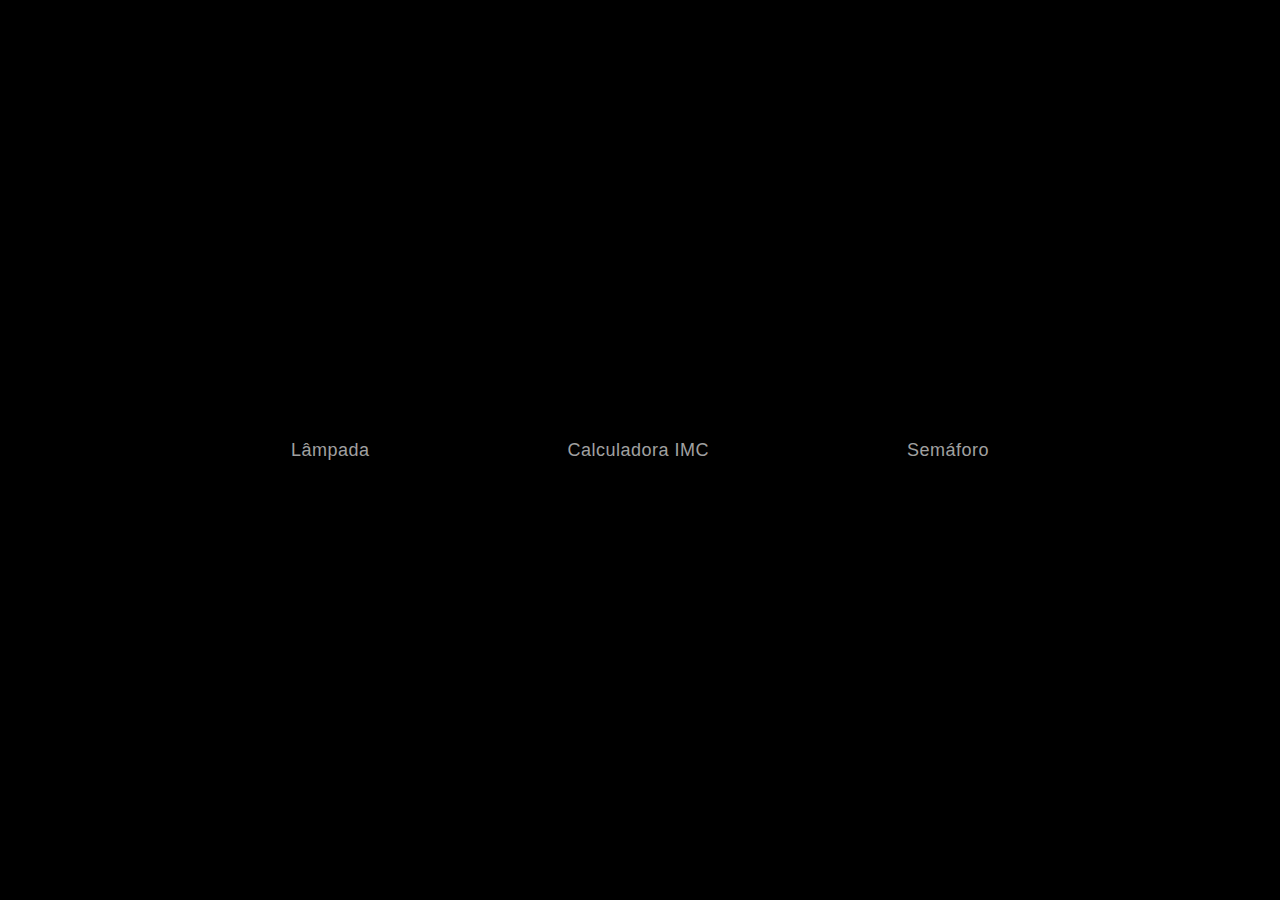
<file: index.html>
<!DOCTYPE html>
<html lang="en">
<head>
    <meta charset="UTF-8">
    <meta http-equiv="X-UA-Compatible" content="IE=edge">
    <meta name="viewport" content="width=device-width, initial-scale=1.0">
    <link rel="stylesheet" href="style.css">
    <link rel="stylesheet" href="./assets/css/global.css">
    <title>Document</title>
</head>
<body>
    <nav>
        <a href="lamp\index.html">Lâmpada</a>
        <a href="IMC\imc.html">Calculadora IMC</a>
        <a href="semaphore\semaphore.html">Semáforo</a>
    </nav>
</body>
</html>
</file>
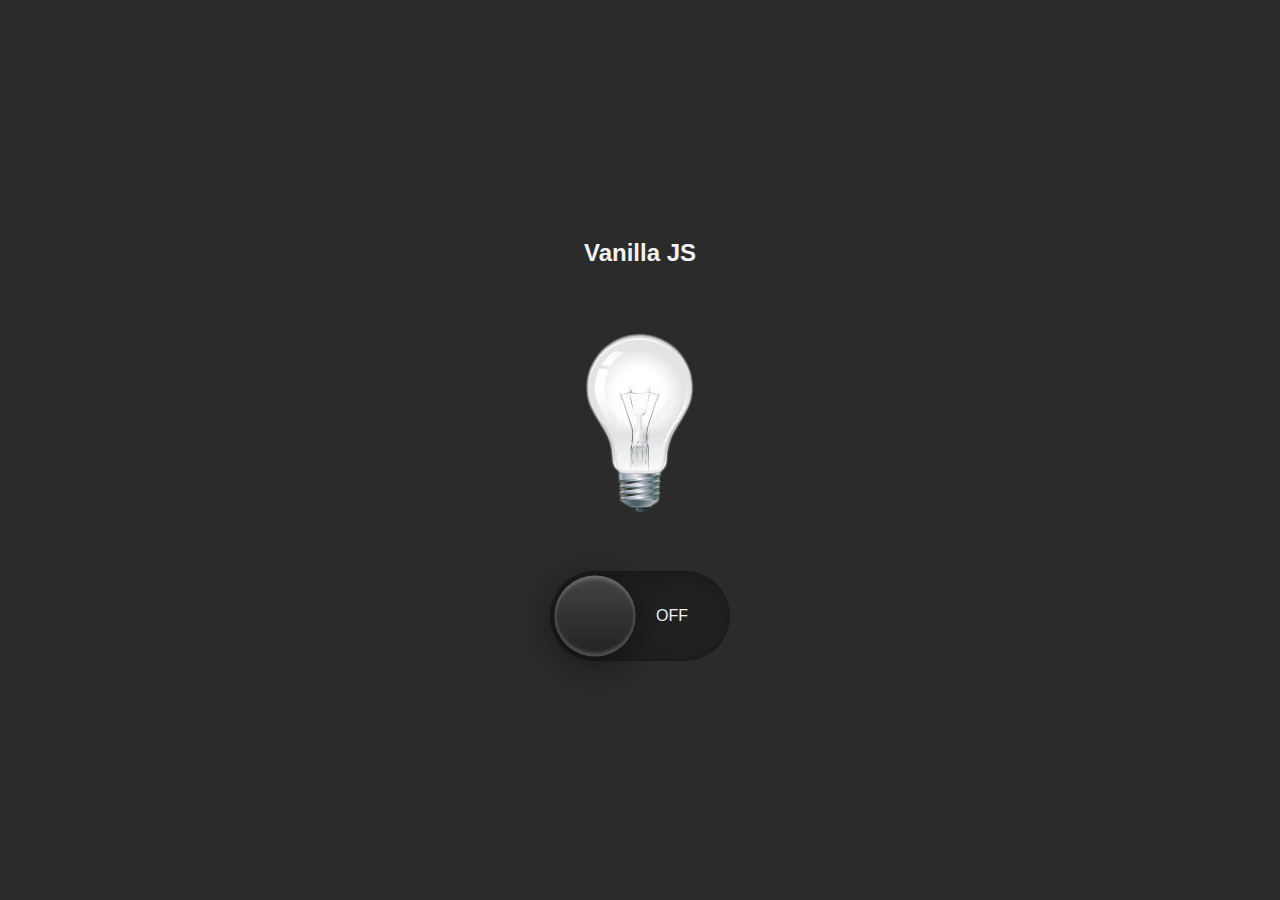
<file: lamp/index.html>
<!DOCTYPE html>
<html lang="en">
<head>
    <meta charset="UTF-8">
    <meta http-equiv="X-UA-Compatible" content="IE=edge">
    <meta name="viewport" content="width=device-width, initial-scale=1.0">

    <link rel="stylesheet" href="/assets/css/global.css"/>
    <link rel="stylesheet" href="style.css"/>

    <title>Lamp</title>
</head>
<body>
        
    
    <div class="container">

        <div class="title">
            <h1>Vanilla JS</h1>
        </div>

        <div class="content">
            <img src="./assets/images/lamp/off_bg.png" alt="Lamp" id="lamp">
        </div>
        <div class="button" id="toggle">
                <i class="indicator"></i>
                <div id="text" class="text">
                    OFF
                </div>
        </div>

    </div>
    <script src="lamp.js"></script>
</body>
</html>
</file>
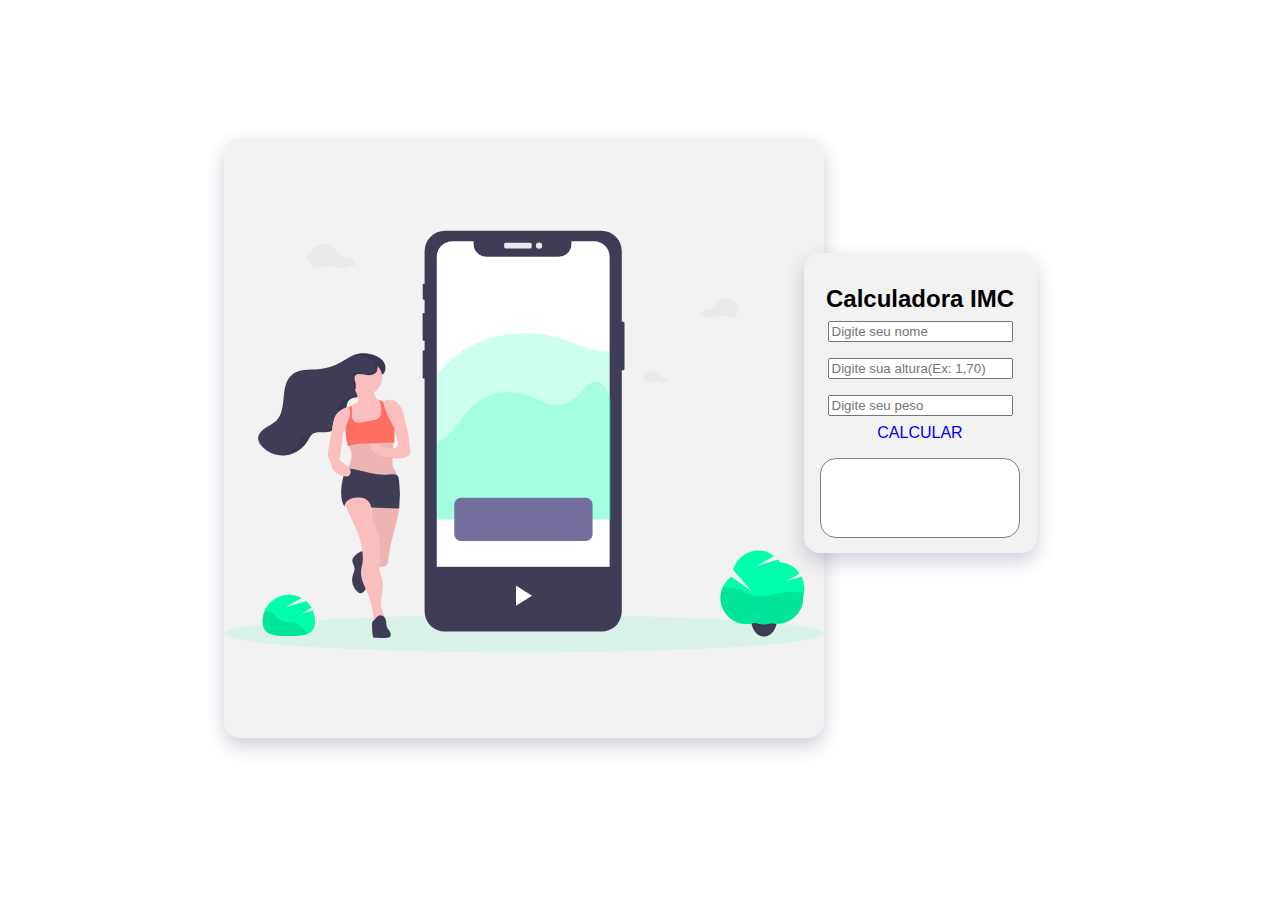
<file: IMC/imc.html>
<!DOCTYPE html>
<html lang="en">
  <head>
    <meta charset="UTF-8" />
    <meta http-equiv="X-UA-Compatible" content="IE=edge" />
    <meta name="viewport" content="width=device-width, initial-scale=1.0" />

    <!-- == CSS == -->

    <link rel="stylesheet" href="/assets/css/global.css"/>
    <link rel="stylesheet" href="style.css"/>

    <!-- == BOX ICONS == -->

    <link
      href="https://unpkg.com/boxicons@2.1.1/css/boxicons.min.css"
      rel="stylesheet"
    />

    <title>Calculadora IMC</title>
  </head>
  <body>
    <div class="imc">
      <div class="imc__content">
        <div class="imc__img">
          <img src="/assets/images/imcfundo.svg" alt="Calculadora" />
        </div>

        <div class="imc__forms">
          <div class="imc__inputs">
            <h1>Calculadora IMC</h1>

            <div class="imc__box">
              <input type="text" id="name" placeholder="Digite seu nome" />
            </div>

            <div class="imc__box">
              <input
                type="number"
                id="height"
                placeholder="Digite sua altura(Ex: 1,70)"
              />
            </div>

            <div class="imc__box">
              <input type="number" id="weight" placeholder="Digite seu peso" />
            </div>

            <a href="#" class="imc__button" id="calc">CALCULAR</a>

            <div id="result" class="imc__result">
            </div>
          </div>
        </div>
      </div>
    </div>
    <script src="/IMC/imc.js"></script>
  </body>
</html>
</file>
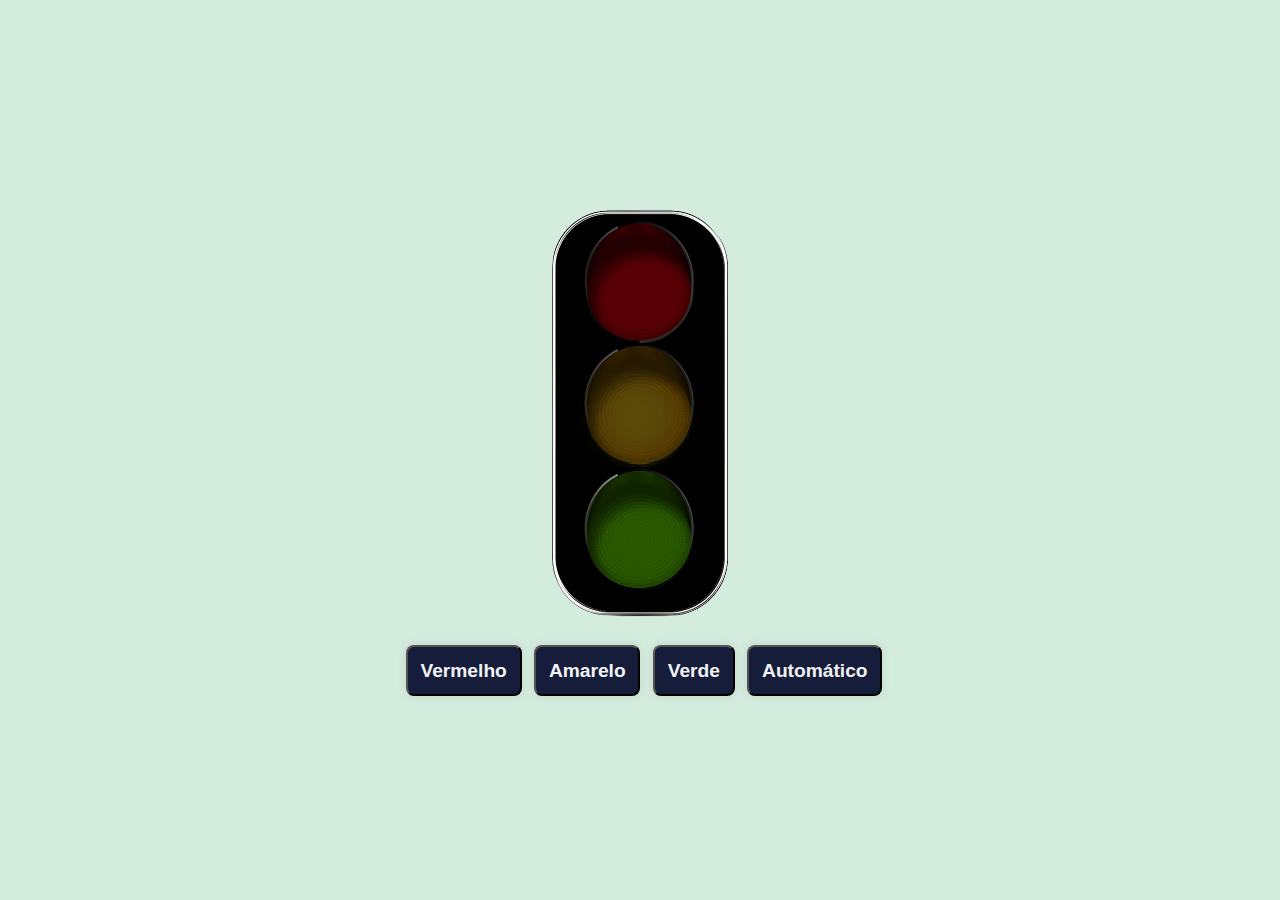
<file: semaphore/semaphore.html>
<!DOCTYPE html>
<html lang="en">
<head>
    <meta charset="UTF-8">
    <meta http-equiv="X-UA-Compatible" content="IE=edge">
    <meta name="viewport" content="width=device-width, initial-scale=1.0">
    <link rel="stylesheet" href="/assets/css/global.css"/>
    <link rel="stylesheet" href="style.css"/>

    <title>Semaphore</title>
</head>
<body>
    
    <div class="container">

        <div>
            <img src="./assets/desligado.png" alt="Turn off semaphore" id="img">
        </div>

        <div id="buttons">
            <button id="red" class="button">Vermelho</button>
            <button id="yellow" class="button">Amarelo</button>
            <button id="green" class="button">Verde</button>
            <button id="automatic" class="button">Automático</button>
        </div>

    </div>


    

    <script src="main.js"></script>
</body>
</html>
</file>
<file: style.css>
body {
    background: black;
}

nav {
    height: 100vh;
    width: 70vw;
    display: flex;
    min-width: 600px;
    align-items: center;
    justify-content: space-around;
    margin: auto;
}

a {
    position: relative;
    text-decoration: none;
    font-family: 'Poppins', sans-serif;
    font-size: 18px;
    color: #a0a0a0;    
    letter-spacing: 0.5px;
    padding: 0 10px;
}

a:after {
    content: "";
    position: absolute;
    background-color: #ff3c78;
    height: 3px;
    width: 0%;
    left: 0;
    bottom: -10px;
}
a:hover {
    color: white;
}

a:hover:after {
    width: 100%;
    transition: 0.35s;
}

@media (max-width: 768px) {
    nav {
        display: flex;
        flex-direction: column;
    }
}
</file>
<file: assets/css/global.css>
@import url('https://fonts.googleapis.com/css2?family=Open+Sans&display=swap');

:root {
  /* COLORS */

  --first-color: #00ffac;
  --first-color-dark: #089868;
  --first-color-light: #5fffca;
  --first-color-lighten: #f2f2f2;
  --background-dark: #2b2b2b;
  --background-light: #f2f2f2;
  --background-color-alt: #323232;
  --text-color: hsl(0, 0%, 92%);

  /* FONTST */

  --body-font: 'Opens Sans', sans-serif;
  --h1-font-size: 1.5rem;
  --normal-font-size: 0.983rem;
  --small-font-size: 0.813rem;
}

/* BASE  */

*,
::before,
::after {
  box-sizing: border-box;
}

body {
  margin: 0;
  padding: 0;
  font-family: var(--body-font);
  font-size: var(--normal-font-size);
}

h1 {
  margin: 0;
  font-size: var(--h1-font-size);
}

a,
button {
  text-decoration: none;
}

img {
  max-width: 100%;
  height: auto;
}

@media screen and (min-width: 768px) {
  :root {
    --normal-font-size: 1rem;
    --small-font-size: 0.875rem;
  }
}
</file>
<file: lamp/style.css>
body {
    background-color: var(--background-dark);

    color: var(--first-color-lighten);
}

body.active {
    background-color: white;
    color: var(--background-dark);
}

.title {
    display: flex;
    justify-content:center;
    align-items:center;
    margin-bottom: 2.5rem;
    
}
.container{
    
    display: flex;
    flex-direction: column;
    justify-content:center;
    align-items:center;
    min-height: 100vh;
    transition: 0.5s;

}

#toggle {
    position: relative;
    display: flex;
    align-items:center;
    margin-top: 2.5rem;
    width: 180px;
    height: 90px;
    border-radius: 160px;
    background: #222;
    cursor: pointer;
    box-shadow: inset 0px 8px 60px rgba(0, 0, 0, 0.1),
                inset 0px 8px 8px rgba(0, 0, 0, 0.1),
                inset 0px -4px 4px rgba(0, 0, 0, 0.1);
    transition: 0.5s;

}

#toggle.active {
    background: #f2f2f2;
    cursor: pointer;
    box-shadow: inset 0px 2px 60px rgba(0, 0, 0, 0.1),
                inset 0px 2px 8px rgba(0, 0, 0, 0.1),
                inset 0px -4px 8px rgba(0, 0, 0, 0.1);
    transition: 0.5s;
}

.button .indicator {
    display: flex;
    top: 0;
    left: 0;
    width: 90px;
    height: 90px;
    background: linear-gradient(to bottom, #444, #222);
    border-radius: 50%;
    transform: scale(0.9);
    box-shadow: 0 8px 40px rgba(0, 0, 0, 0.5),
                inset 0 4px 4px rgba(255, 255, 255, 0.2),
                inset 0 -4px 4px rgba(255, 255, 255, 0.2);
    transition: 0.5s;
}

#toggle.active .indicator{
    position: absolute;
    left: 90px;
    background: linear-gradient(to bottom, #f2f2f2, white);
    transition: 0.5s;
}
#toggle.active .text {
    margin-left: 2.5rem;
}
.button .text {
    margin-left: 1rem;
}
</file>
<file: IMC/style.css>
.imc {
  display: flex;
  align-items: center;
  justify-content: center;
  height: 92vh;
  margin-left: 1.5rem;
  margin-right: 1.5rem;
  margin-top: 1.5rem;
}

.imc__content {
  justify-content: center;
}

.imc__img img {
  width: auto;
  /* padding: 0 2rem; */
  box-shadow: 0 8px 20px rgba(35, 0, 77, 0.2);
  border-radius: 1rem;
}

.imc__forms {
  position: relative;
  height: 370px;
}

.imc__inputs {
  justify-content: center;
  width: 100%;
  height: 300px;
  background-color: var(--first-color-lighten);
  padding: 2rem 1rem;
  border-radius: 1rem;
  text-align: center;
  box-shadow: 0 8px 20px rgba(35, 0, 77, 0.2);
}

.imc__result {
  display: flex;
  align-items: center;
  width: auto;
  height: 80px;
  margin-top: 0.75rem;
  margin-right: 5rem;
  margin-left: 5rem;
  padding: 0.5rem;
  background-color:white;
  border-radius: 1rem;
  border: 1px solid grey;
  text-align: center;
}

.imc__inputs h1 {
  font-size: var(--h1-font-size);
}

.imc__box {
  padding: 0.5rem;
}



@media screen and (min-width: 768px) {
  .imc {
    display: flex;
    justify-content: center;
  }

  .imc__content {
    display: flex;
    align-items: center;
  }

  .imc__forms {
    position: relative;
    left: -20px;
  }

  .imc__img {
    display: flex;
    align-items: center;
    justify-content: center;
    width: 600px;
    height: 600px;
    background-color: var(--first-color-lighten);
    border-radius: 1rem;
   
  }

  .imc__result {
    width: 200px;
    margin: 1rem 0;
  }

  .imc__img img {
    width: 100%;
    height: 100%;
  }

}
</file>
<file: semaphore/style.css>
.container{
    /* background: linear-gradient(var(--background-dark), var(--background-light)); */
    background: #D4ECDD;
    /* background-color: var(--background-dark); */



    display: flex;
    flex-direction: column;
    align-items: center;
    justify-content: center;
    width: auto;
    height: 100vh;
}

.button {
    margin-top: 1rem;
    font-size: 1.2rem;
    font-weight: bold;
    background-color: #151D3B;
    width: auto;
    padding: 0.8rem;
    text-align: center;
    text-decoration: none;
    border-radius: 8px;
    color: #f2f2f2;
    cursor: pointer;
    margin-left: 0.5rem;
    box-shadow: 0 0 10px rgba(0, 0, 0, 0.1);
    -webkit-transition-duration: 0.3s;
    transition-duration: 0.2s;
    -webkit-transition-property: box-shadow, transform;
    transition-property: box-shadow, transform;
    
}

.button:hover, .button:focus, .button:active {
    box-shadow: 0 0 10px rgba(0, 0, 0, 0.5);
    -webkit-transform: scale(1.1);
    transform: scale(1.1);
}
</file>
